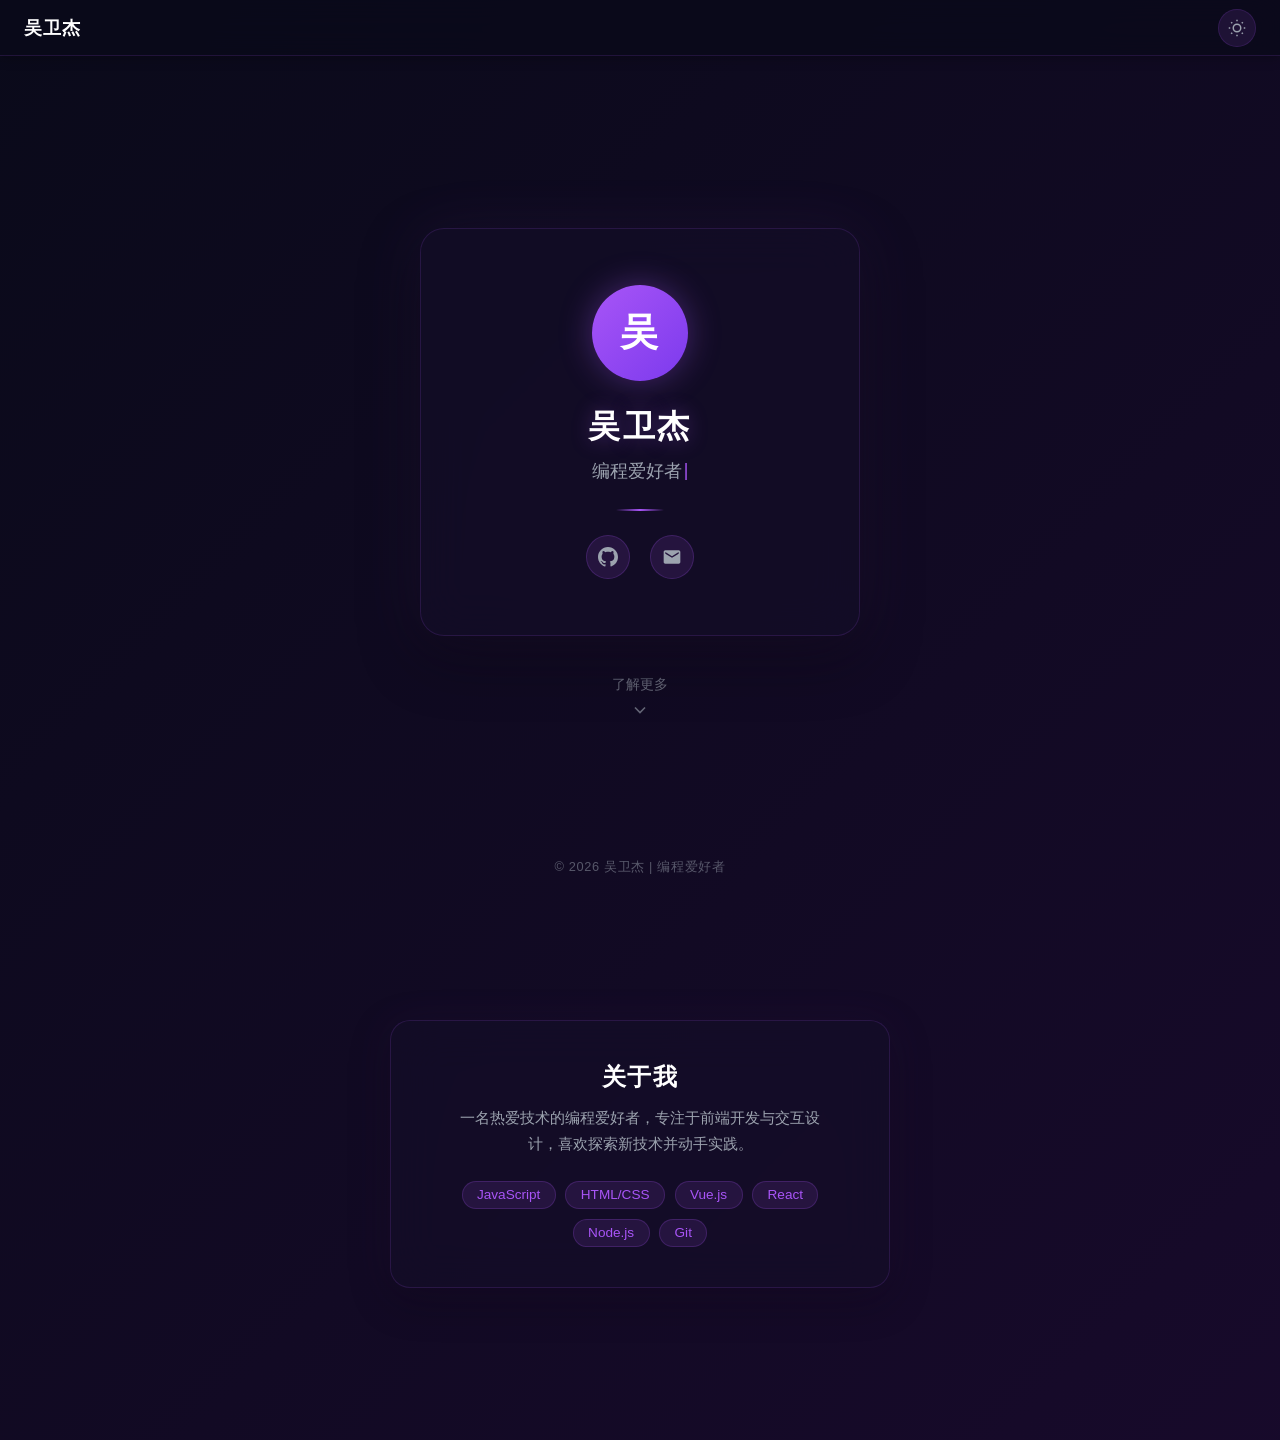
<file: index.html>
<!DOCTYPE html>
<html lang="zh-CN" data-theme="dark">
<head>
    <meta charset="UTF-8">
    <meta name="viewport" content="width=device-width, initial-scale=1.0">
    <title>吴卫杰 - 个人主页</title>
    <link rel="stylesheet" href="css/style.css">
</head>
<body>
    <!-- 加载动画 -->
    <div class="loading-overlay" id="loading-overlay">
        <div class="loader-ring"></div>
    </div>

    <!-- 导航栏 -->
    <nav class="navbar" id="navbar">
        <span class="nav-brand">吴卫杰</span>
        <button class="theme-toggle" id="theme-toggle" aria-label="切换深色/浅色模式">
            <svg class="icon-sun" viewBox="0 0 24 24" fill="none" stroke="currentColor" stroke-width="2">
                <circle cx="12" cy="12" r="5"/>
                <line x1="12" y1="1" x2="12" y2="3"/>
                <line x1="12" y1="21" x2="12" y2="23"/>
                <line x1="4.22" y1="4.22" x2="5.64" y2="5.64"/>
                <line x1="18.36" y1="18.36" x2="19.78" y2="19.78"/>
                <line x1="1" y1="12" x2="3" y2="12"/>
                <line x1="21" y1="12" x2="23" y2="12"/>
                <line x1="4.22" y1="19.78" x2="5.64" y2="18.36"/>
                <line x1="18.36" y1="5.64" x2="19.78" y2="4.22"/>
            </svg>
            <svg class="icon-moon" viewBox="0 0 24 24" fill="none" stroke="currentColor" stroke-width="2">
                <path d="M21 12.79A9 9 0 1 1 11.21 3 7 7 0 0 0 21 12.79z"/>
            </svg>
        </button>
    </nav>

    <!-- 粒子背景 -->
    <canvas id="particles"></canvas>

    <!-- 主要内容 -->
    <main>
        <!-- 首屏 -->
        <section class="hero">
            <div class="card fade-in-up">
                <div class="avatar" id="avatar-upload" title="点击上传头像">
                    <span class="avatar-text" id="avatar-text">吴</span>
                    <img class="avatar-img" id="avatar-img" alt="头像">
                    <div class="avatar-overlay">
                        <svg viewBox="0 0 24 24" fill="currentColor">
                            <path d="M3 4V1h2v3h3v2H5v3H3V6H0V4h3zm6.5 4.5a2.5 2.5 0 1 1 5 0 2.5 2.5 0 0 1-5 0zM21 21v-2H3v2h18zM17 7a1 1 0 1 0 0-2 1 1 0 0 0 0 2z"/>
                        </svg>
                    </div>
                </div>
                <input type="file" id="avatar-input" accept="image/*" hidden>
                <h1 class="name">吴卫杰</h1>
                <p class="bio">
                    <span id="typing-text"></span>
                    <span class="cursor">|</span>
                </p>
                <div class="divider"></div>
                <div class="links">
                    <a href="https://github.com/wu-weijie" target="_blank" rel="noopener" class="link-btn ripple" title="GitHub">
                        <svg class="icon" viewBox="0 0 24 24" fill="currentColor"><path d="M12 0C5.37 0 0 5.37 0 12c0 5.3 3.438 9.8 8.205 11.385.6.113.82-.258.82-.577 0-.285-.01-1.04-.015-2.04-3.338.724-4.042-1.61-4.042-1.61-.546-1.385-1.335-1.755-1.335-1.755-1.087-.744.084-.729.084-.729 1.205.084 1.838 1.236 1.838 1.236 1.07 1.835 2.809 1.305 3.495.998.108-.776.417-1.305.76-1.605-2.665-.3-5.466-1.332-5.466-5.93 0-1.31.465-2.38 1.235-3.22-.135-.303-.54-1.523.105-3.176 0 0 1.005-.322 3.3 1.23.96-.267 1.98-.399 3-.405 1.02.006 2.04.138 3 .405 2.28-1.552 3.285-1.23 3.285-1.23.645 1.653.24 2.873.12 3.176.765.84 1.23 1.91 1.23 3.22 0 4.61-2.805 5.625-5.475 5.92.42.36.81 1.096.81 2.22 0 1.605-.015 2.896-.015 3.286 0 .315.21.69.825.57C20.565 21.795 24 17.295 24 12 24 5.37 18.63 0 12 0z"/></svg>
                    </a>
                    <a href="mailto:wu-weijie@example.com" class="link-btn ripple" title="邮箱">
                        <svg class="icon" viewBox="0 0 24 24" fill="currentColor"><path d="M20 4H4c-1.1 0-2 .9-2 2v12c0 1.1.9 2 2 2h16c1.1 0 2-.9 2-2V6c0-1.1-.9-2-2-2zm0 4l-8 5-8-5V6l8 5 8-5v2z"/></svg>
                    </a>
                </div>
            </div>
            <div class="scroll-hint" id="scroll-hint">
                <span>了解更多</span>
                <svg class="scroll-arrow" viewBox="0 0 24 24" fill="none" stroke="currentColor" stroke-width="2">
                    <polyline points="6 9 12 15 18 9"/>
                </svg>
            </div>
        </section>

        <!-- 关于区域 -->
        <section class="about" id="about">
            <div class="section-card fade-in-up">
                <h2>关于我</h2>
                <p class="about-desc">一名热爱技术的编程爱好者，专注于前端开发与交互设计，喜欢探索新技术并动手实践。</p>
                <div class="skill-tags">
                    <span class="skill-tag">JavaScript</span>
                    <span class="skill-tag">HTML/CSS</span>
                    <span class="skill-tag">Vue.js</span>
                    <span class="skill-tag">React</span>
                    <span class="skill-tag">Node.js</span>
                    <span class="skill-tag">Git</span>
                </div>
            </div>
        </section>
    </main>

    <footer class="footer">
        <p>&copy; 2026 吴卫杰 | 编程爱好者</p>
    </footer>

    <script src="js/main.js"></script>
</body>
</html>
</file>
<file: css/style.css>
/* ===== CSS 变量：深色主题（默认） ===== */
:root {
    --bg-start: #0a0a1a;
    --bg-mid: #1a0a2e;
    --bg-end: #0f0f2e;
    --card-bg: rgba(20, 15, 40, 0.65);
    --card-border: rgba(168, 85, 247, 0.15);
    --accent: #a855f7;
    --accent-glow: #c084fc;
    --text-primary: #e8e8f0;
    --text-muted: #9ca3af;
    --text-heading: #ffffff;
    --nav-bg: rgba(10, 10, 26, 0.75);
    --nav-shadow: rgba(0, 0, 0, 0.3);
    --footer-color: rgba(156, 163, 175, 0.5);
    --skill-bg: rgba(168, 85, 247, 0.12);
    --skill-border: rgba(168, 85, 247, 0.2);
    --divider-glow: rgba(168, 85, 247, 0.35);
    --scroll-hint-color: rgba(156, 163, 175, 0.6);
    --loader-color: #a855f7;
    --overlay-bg: #0a0a1a;
}

/* ===== CSS 变量：浅色主题 ===== */
[data-theme="light"] {
    --bg-start: #f3eeff;
    --bg-mid: #ede4ff;
    --bg-end: #f8f5ff;
    --card-bg: rgba(255, 255, 255, 0.72);
    --card-border: rgba(124, 58, 237, 0.18);
    --accent: #7c3aed;
    --accent-glow: #a855f7;
    --text-primary: #2d2050;
    --text-muted: #7c6f9e;
    --text-heading: #1e1040;
    --nav-bg: rgba(255, 255, 255, 0.75);
    --nav-shadow: rgba(0, 0, 0, 0.06);
    --footer-color: rgba(100, 88, 140, 0.55);
    --skill-bg: rgba(124, 58, 237, 0.08);
    --skill-border: rgba(124, 58, 237, 0.18);
    --divider-glow: rgba(124, 58, 237, 0.3);
    --scroll-hint-color: rgba(100, 88, 140, 0.55);
    --loader-color: #7c3aed;
    --overlay-bg: #f3eeff;
}

/* ===== 全局重置 ===== */
*, *::before, *::after {
    margin: 0;
    padding: 0;
    box-sizing: border-box;
}

html {
    scroll-behavior: smooth;
}

body {
    font-family: "PingFang SC", "Microsoft YaHei", "Helvetica Neue", Arial, sans-serif;
    background: linear-gradient(135deg, var(--bg-start) 0%, var(--bg-mid) 30%, var(--bg-end) 60%, var(--bg-start) 100%);
    background-size: 400% 400%;
    animation: bgShift 20s ease-in-out infinite;
    color: var(--text-primary);
    position: relative;
    min-height: 100vh;
    transition: background 0.6s ease, color 0.3s ease;
}

@keyframes bgShift {
    0%, 100% { background-position: 0% 50%; }
    25% { background-position: 100% 0%; }
    50% { background-position: 100% 100%; }
    75% { background-position: 0% 100%; }
}

/* ===== 加载动画遮罩 ===== */
.loading-overlay {
    position: fixed;
    inset: 0;
    z-index: 9999;
    background: var(--overlay-bg);
    display: flex;
    align-items: center;
    justify-content: center;
    transition: opacity 0.5s ease, visibility 0.5s ease;
}

.loading-overlay.hidden {
    opacity: 0;
    visibility: hidden;
    pointer-events: none;
}

.loader-ring {
    width: 44px;
    height: 44px;
    border-radius: 50%;
    border: 3px solid rgba(128, 128, 160, 0.2);
    border-top-color: var(--loader-color);
    animation: spin 0.7s linear infinite;
}

@keyframes spin {
    to { transform: rotate(360deg); }
}

/* ===== 导航栏 ===== */
.navbar {
    position: fixed;
    top: 0;
    left: 0;
    right: 0;
    z-index: 100;
    display: flex;
    align-items: center;
    justify-content: space-between;
    padding: 0 1.5rem;
    height: 56px;
    background: var(--nav-bg);
    backdrop-filter: blur(16px);
    -webkit-backdrop-filter: blur(16px);
    border-bottom: 1px solid var(--card-border);
    box-shadow: 0 1px 12px var(--nav-shadow);
    transition: background 0.4s ease, border-color 0.4s ease;
}

.nav-brand {
    font-size: 1.1rem;
    font-weight: 700;
    color: var(--text-heading);
    letter-spacing: 0.06em;
}

/* ===== 主题切换按钮 ===== */
.theme-toggle {
    width: 38px;
    height: 38px;
    border-radius: 50%;
    border: 1px solid var(--card-border);
    background: var(--skill-bg);
    color: var(--text-muted);
    cursor: pointer;
    display: flex;
    align-items: center;
    justify-content: center;
    transition: all 0.3s ease;
    position: relative;
}

.theme-toggle:hover {
    color: var(--accent);
    border-color: var(--accent);
    box-shadow: 0 0 16px var(--divider-glow);
}

.theme-toggle svg {
    width: 18px;
    height: 18px;
    position: absolute;
    transition: opacity 0.3s ease, transform 0.4s ease;
}

[data-theme="dark"] .icon-sun { opacity: 1; transform: rotate(0deg); }
[data-theme="dark"] .icon-moon { opacity: 0; transform: rotate(-90deg); }
[data-theme="light"] .icon-sun { opacity: 0; transform: rotate(90deg); }
[data-theme="light"] .icon-moon { opacity: 1; transform: rotate(0deg); }

/* ===== 粒子画布 ===== */
#particles {
    position: fixed;
    top: 0;
    left: 0;
    width: 100%;
    height: 100%;
    z-index: 0;
    pointer-events: none;
}

/* ===== 首屏 ===== */
.hero {
    min-height: 100vh;
    display: flex;
    flex-direction: column;
    align-items: center;
    justify-content: center;
    padding: 5rem 2rem 2rem;
    position: relative;
    z-index: 1;
}

/* ===== 卡片 ===== */
.card {
    background: var(--card-bg);
    backdrop-filter: blur(24px);
    -webkit-backdrop-filter: blur(24px);
    border: 1px solid var(--card-border);
    border-radius: 24px;
    padding: 3.5rem 3rem;
    text-align: center;
    box-shadow:
        0 0 60px rgba(168, 85, 247, 0.08),
        0 20px 60px rgba(0, 0, 0, 0.4);
    transition: transform 0.4s ease, box-shadow 0.4s ease, background 0.4s ease;
    max-width: 440px;
    width: 90vw;
}

.card:hover {
    transform: translateY(-4px);
    box-shadow:
        0 0 80px rgba(168, 85, 247, 0.14),
        0 24px 72px rgba(0, 0, 0, 0.5);
}

/* ===== 头像 ===== */
.avatar {
    width: 96px;
    height: 96px;
    margin: 0 auto 1.5rem;
    border-radius: 50%;
    background: linear-gradient(135deg, var(--accent), #7c3aed);
    display: flex;
    align-items: center;
    justify-content: center;
    box-shadow: 0 0 32px rgba(168, 85, 247, 0.35);
    animation: avatarPulse 3s ease-in-out infinite;
    position: relative;
    cursor: pointer;
    overflow: hidden;
    transition: box-shadow 0.3s ease;
}

.avatar:hover {
    box-shadow: 0 0 48px rgba(168, 85, 247, 0.55);
}

.avatar.uploaded {
    background: transparent;
}

.avatar.uploaded .avatar-text {
    display: none;
}

.avatar-text {
    font-size: 2.4rem;
    font-weight: 700;
    color: #fff;
    letter-spacing: 0.05em;
    transition: opacity 0.3s ease;
}

.avatar-img {
    position: absolute;
    inset: 0;
    width: 100%;
    height: 100%;
    object-fit: cover;
    border-radius: 50%;
    display: none;
}

.avatar.uploaded .avatar-img {
    display: block;
}

.avatar-overlay {
    position: absolute;
    inset: 0;
    border-radius: 50%;
    background: rgba(0, 0, 0, 0.45);
    display: flex;
    align-items: center;
    justify-content: center;
    opacity: 0;
    transition: opacity 0.3s ease;
}

.avatar-overlay svg {
    width: 24px;
    height: 24px;
    color: #fff;
}

.avatar:hover .avatar-overlay {
    opacity: 1;
}

@keyframes avatarPulse {
    0%, 100% { box-shadow: 0 0 32px rgba(168, 85, 247, 0.35); }
    50% { box-shadow: 0 0 56px rgba(168, 85, 247, 0.55); }
}

/* ===== 名字 ===== */
.name {
    font-size: 2rem;
    font-weight: 700;
    color: var(--text-heading);
    margin-bottom: 0.5rem;
    letter-spacing: 0.08em;
    text-shadow: 0 0 20px var(--divider-glow);
}

/* ===== 简介打字区 ===== */
.bio {
    font-size: 1.1rem;
    color: var(--text-muted);
    min-height: 1.6em;
    display: flex;
    align-items: center;
    justify-content: center;
    gap: 2px;
}

.cursor {
    color: var(--accent);
    font-weight: 300;
    animation: blink 0.9s step-end infinite;
}

@keyframes blink {
    0%, 100% { opacity: 1; }
    50% { opacity: 0; }
}

/* ===== 分割线 ===== */
.divider {
    width: 48px;
    height: 2px;
    background: linear-gradient(90deg, transparent, var(--accent), transparent);
    margin: 1.5rem auto;
    border-radius: 1px;
}

/* ===== 社交按钮 ===== */
.links {
    display: flex;
    justify-content: center;
    gap: 1.25rem;
    margin-top: 0.5rem;
}

.link-btn {
    width: 44px;
    height: 44px;
    border-radius: 50%;
    background: var(--skill-bg);
    border: 1px solid var(--skill-border);
    display: flex;
    align-items: center;
    justify-content: center;
    color: var(--text-muted);
    transition: all 0.3s ease;
    text-decoration: none;
    position: relative;
    overflow: hidden;
}

.link-btn:hover {
    background: rgba(168, 85, 247, 0.2);
    border-color: var(--accent);
    color: var(--accent-glow);
    box-shadow: 0 0 20px rgba(168, 85, 247, 0.25);
    transform: translateY(-2px);
}

/* 点击涟漪 */
.ripple::after {
    content: '';
    position: absolute;
    width: 100%;
    height: 100%;
    top: 0;
    left: 0;
    border-radius: 50%;
    pointer-events: none;
    background: radial-gradient(circle, var(--accent-glow) 10%, transparent 60%);
    opacity: 0;
    transform: scale(0.6);
    transition: transform 0.5s ease, opacity 0.5s ease;
}

.ripple:active::after {
    opacity: 0.4;
    transform: scale(1);
    transition: 0s;
}

.icon {
    width: 20px;
    height: 20px;
    position: relative;
    z-index: 1;
}

/* ===== 滚动提示 ===== */
.scroll-hint {
    display: flex;
    flex-direction: column;
    align-items: center;
    gap: 0.4rem;
    margin-top: 2.5rem;
    color: var(--scroll-hint-color);
    font-size: 0.85rem;
    cursor: pointer;
    transition: color 0.3s ease;
    animation: floatHint 2.5s ease-in-out infinite;
}

.scroll-hint:hover {
    color: var(--accent);
}

@keyframes floatHint {
    0%, 100% { transform: translateY(0); }
    50% { transform: translateY(8px); }
}

.scroll-arrow {
    width: 20px;
    height: 20px;
}

/* ===== 关于区域 ===== */
.about {
    min-height: 60vh;
    display: flex;
    align-items: center;
    justify-content: center;
    padding: 3rem 2rem 5rem;
    position: relative;
    z-index: 1;
}

.section-card {
    background: var(--card-bg);
    backdrop-filter: blur(24px);
    -webkit-backdrop-filter: blur(24px);
    border: 1px solid var(--card-border);
    border-radius: 20px;
    padding: 2.5rem 2rem;
    text-align: center;
    max-width: 500px;
    width: 90vw;
    box-shadow: 0 0 40px rgba(168, 85, 247, 0.05), 0 12px 40px rgba(0, 0, 0, 0.3);
    transition: background 0.4s ease;
}

.section-card h2 {
    font-size: 1.5rem;
    color: var(--text-heading);
    margin-bottom: 0.75rem;
    letter-spacing: 0.06em;
}

.about-desc {
    color: var(--text-muted);
    font-size: 0.95rem;
    line-height: 1.7;
    margin-bottom: 1.5rem;
    max-width: 380px;
    margin-left: auto;
    margin-right: auto;
}

.skill-tags {
    display: flex;
    flex-wrap: wrap;
    justify-content: center;
    gap: 0.6rem;
}

.skill-tag {
    padding: 0.35rem 0.9rem;
    border-radius: 999px;
    background: var(--skill-bg);
    border: 1px solid var(--skill-border);
    color: var(--accent);
    font-size: 0.85rem;
    font-weight: 500;
    transition: all 0.3s ease;
}

.skill-tag:hover {
    background: var(--accent);
    color: #fff;
    border-color: var(--accent);
    box-shadow: 0 0 14px var(--divider-glow);
}

/* ===== 加载入场动画 ===== */
.fade-in-up {
    opacity: 0;
    transform: translateY(28px);
    transition: opacity 0.7s ease, transform 0.7s ease;
}

.fade-in-up.visible {
    opacity: 1;
    transform: translateY(0);
}

/* ===== 页脚 ===== */
.footer {
    position: fixed;
    bottom: 1.5rem;
    left: 0;
    right: 0;
    text-align: center;
    z-index: 1;
    font-size: 0.8rem;
    color: var(--footer-color);
    letter-spacing: 0.05em;
    pointer-events: none;
}

/* ===== 响应式 ===== */
@media (max-width: 480px) {
    .navbar {
        padding: 0 1rem;
        height: 48px;
    }

    .card {
        padding: 2.5rem 1.5rem;
        border-radius: 20px;
    }

    .name {
        font-size: 1.6rem;
    }

    .avatar {
        width: 76px;
        height: 76px;
    }

    .avatar-text {
        font-size: 1.9rem;
    }

    .section-card {
        padding: 2rem 1.25rem;
    }

    .section-card h2 {
        font-size: 1.3rem;
    }

    .hero {
        padding: 4rem 1rem 1.5rem;
    }
}
</file>
